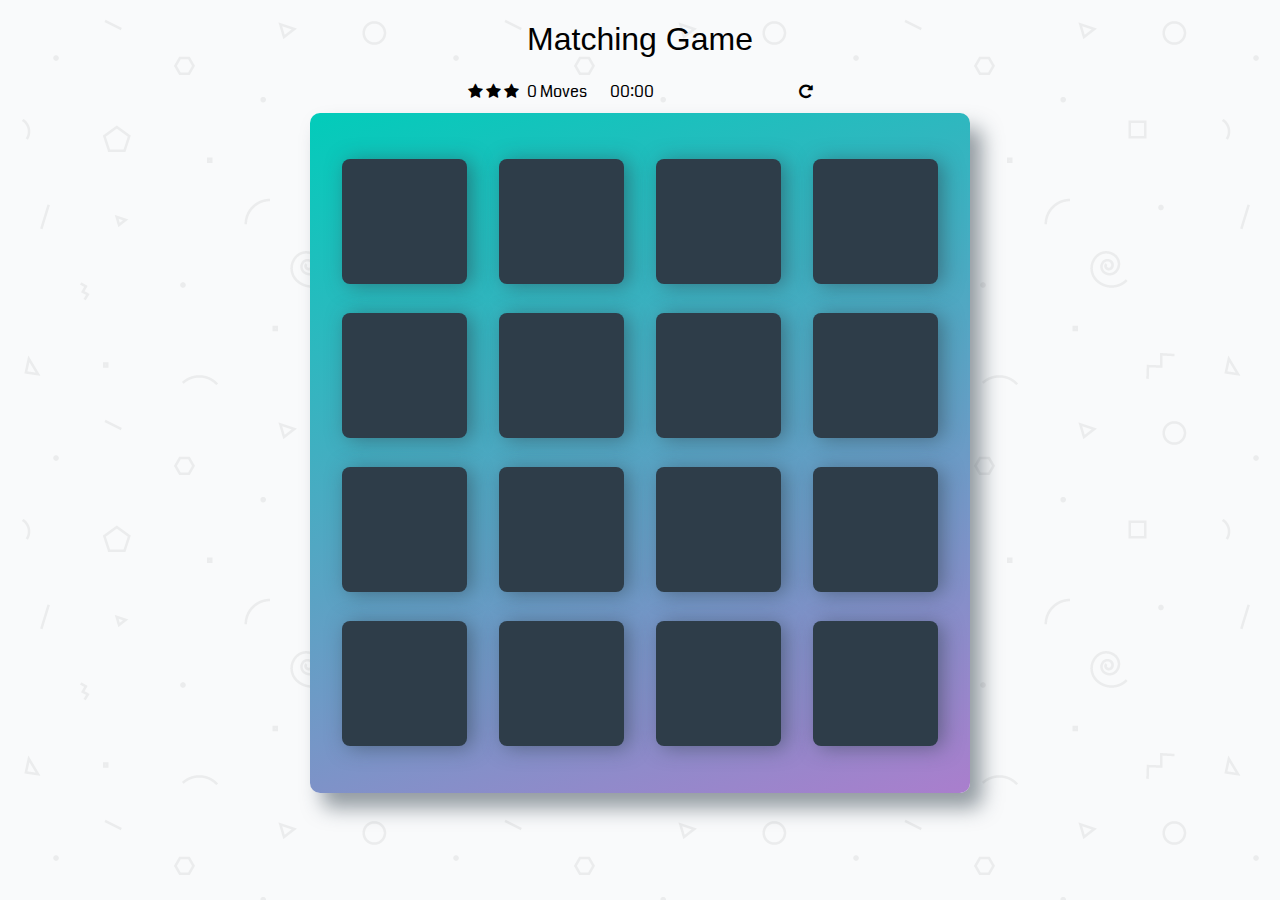
<file: index.html>
<!doctype html>
<html lang="en">
<head>
    <meta charset="utf-8">
    <title>Matching Game</title>
    <meta name="description" content="">
    <link rel="stylesheet prefetch" href="https://maxcdn.bootstrapcdn.com/font-awesome/4.6.1/css/font-awesome.min.css">
    <link rel="stylesheet prefetch" href="https://fonts.googleapis.com/css?family=Coda">
    <link rel="stylesheet" href="css/app.css">
</head>
<body onload="initGame()">

    <div class="container">
        <header>
            <h1>Matching Game</h1>
        </header>

        <div class="score-panel">
        	<ul class="stars">
        		<li><i class="fa fa-star"></i></li>
        		<li><i class="fa fa-star"></i></li>
        		<li><i class="fa fa-star"></i></li>
        	</ul>

        	<span id='moves' class="moves">3</span> Moves

          <span id='timer' class="timer">00:00</span>

            <div id="restart" class="restart">
        		<i class="fa fa-repeat"></i>
        	</div>
        </div>

        <ul id="deck" class="deck">
        </ul>
    </div>

    <script src="js/app.js"></script>
</body>
</html>
</file>
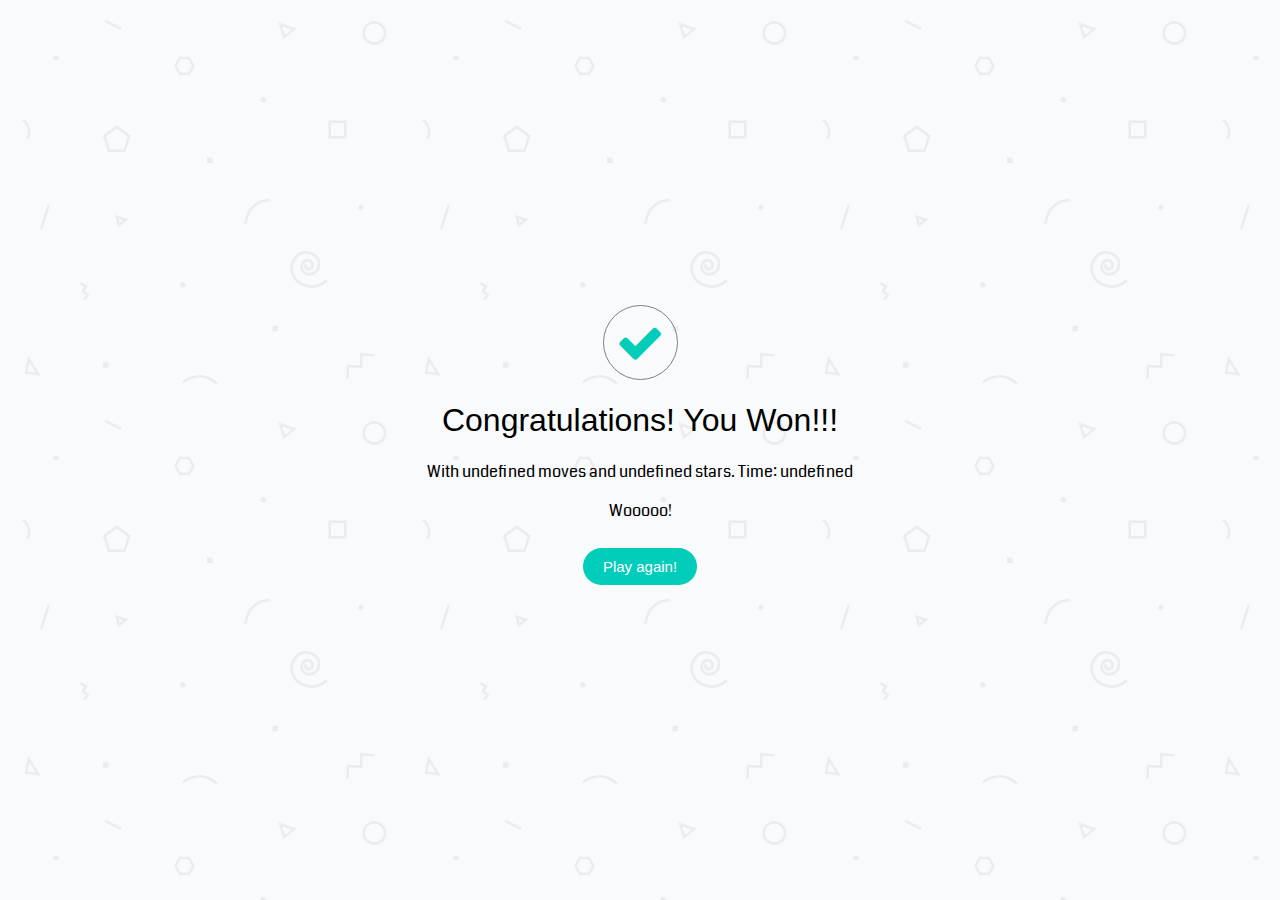
<file: html/congrats.html>
<!doctype html>
<html lang="en">
<head>
    <meta charset="utf-8">
    <title>Matching Game - Success Screen</title>
    <meta name="description" content="">
    <link rel="stylesheet prefetch" href="https://maxcdn.bootstrapcdn.com/font-awesome/4.6.1/css/font-awesome.min.css">
    <link rel="stylesheet prefetch" href="https://fonts.googleapis.com/css?family=Coda">
    <link rel="stylesheet" href="../css/app.css">
</head>
<body class="congrats" onload="showResults()">
  <div class="container">
    <div id="circle" class="circle">
      <i class="fa fa-check fa-3x"></i>
    </div>
    <div class="success">
      <h1>Congratulations! You Won!!!</h1>
      <p id="performance"></p>
      <p>Wooooo!</p>
    </div>
    <button name="btn" class="btn" onclick="window.location.href='../index.html'">Play again!</button>
  </div>
  <script src="../js/app.js"></script>
</body>
</file>
<file: css/app.css>
html {
    box-sizing: border-box;
}

*,
*::before,
*::after {
    box-sizing: inherit;
}

html,
body {
    width: 100%;
    height: 100%;
    margin: 0;
    padding: 0;
}

body {
    background: #ffffff url('../img/geometry2.png'); /* Background pattern from Subtle Patterns */
    font-family: 'Coda', cursive;
}

.container {
    display: flex;
    justify-content: center;
    align-items: center;
    flex-direction: column;
}

h1 {
    font-family: 'Open Sans', sans-serif;
    font-weight: 300;
}

/*
 * Styles for the deck of cards
 */

.deck {
    width: 660px;
    min-height: 680px;
    background: linear-gradient(160deg, #02ccba 0%, #aa7ecd 100%);
    padding: 32px;
    border-radius: 10px;
    box-shadow: 12px 15px 20px 0 rgba(46, 61, 73, 0.5);
    display: flex;
    flex-wrap: wrap;
    justify-content: space-between;
    align-items: center;
    margin: 0 0 3em;
}

.deck .card {
    height: 125px;
    width: 125px;
    background: #2e3d49;
    font-size: 0;
    color: #ffffff;
    border-radius: 8px;
    cursor: pointer;
    display: flex;
    justify-content: center;
    align-items: center;
    box-shadow: 5px 2px 20px 0 rgba(46, 61, 73, 0.5);
}

.deck .card.open {
    transform: rotateY(0);
    background: #02b3e4;
    cursor: default;
}

.deck .card.show {
    font-size: 33px;
}

.deck .card.match {
    cursor: default;
    background: #02ccba;
    font-size: 33px;
    animation-name: match;
    animation-duration: 0.1s;
    animation-iteration-count: 5;
}

@keyframes match {
  from {background: #02b3e4;}
  to {background: #02ccba;}
}


/*
 * Styles for the Score Panel
 */

.score-panel {
    text-align: left;
    width: 345px;
    margin-bottom: 10px;
}

.score-panel .stars {
    margin: 0;
    padding: 0;
    display: inline-block;
    margin: 0 5px 0 0;
}

.score-panel .stars li {
    list-style: none;
    display: inline-block;
}

.score-panel .restart {
    float: right;
    cursor: pointer;
}

.score-panel .timer {
    margin-left: 20px;
}


/*
 * Styles for the Congrats Page
 */

.congrats {
   display: flex;
   justify-content: center;
   align-items: center;
}

.circle {
  width: 75px;
  height: 75px;
  border: 1px solid grey;
  border-radius: 50%;
  display: flex;
  justify-content: center;
  align-items: center;
  color: #02ccba;
}

.success {
  text-align: center;
}

.btn {
  -webkit-border-radius: 28;
  -moz-border-radius: 28;
  border-radius: 28px;
  font-family: Arial;
  color: #ffffff;
  font-size: 15px;
  background: #02ccba;
  padding: 10px 20px 10px 20px;
  margin: 10px;
  text-decoration: none;
  border: none;
}

.btn:hover {
  background: #3cb0fd;
  background-image: -webkit-linear-gradient(top, #3cb0fd, #3498db);
  background-image: -moz-linear-gradient(top, #3cb0fd, #3498db);
  background-image: -ms-linear-gradient(top, #3cb0fd, #3498db);
  background-image: -o-linear-gradient(top, #3cb0fd, #3498db);
  background-image: linear-gradient(to bottom, #3cb0fd, #3498db);
  text-decoration: none;
}
</file>
